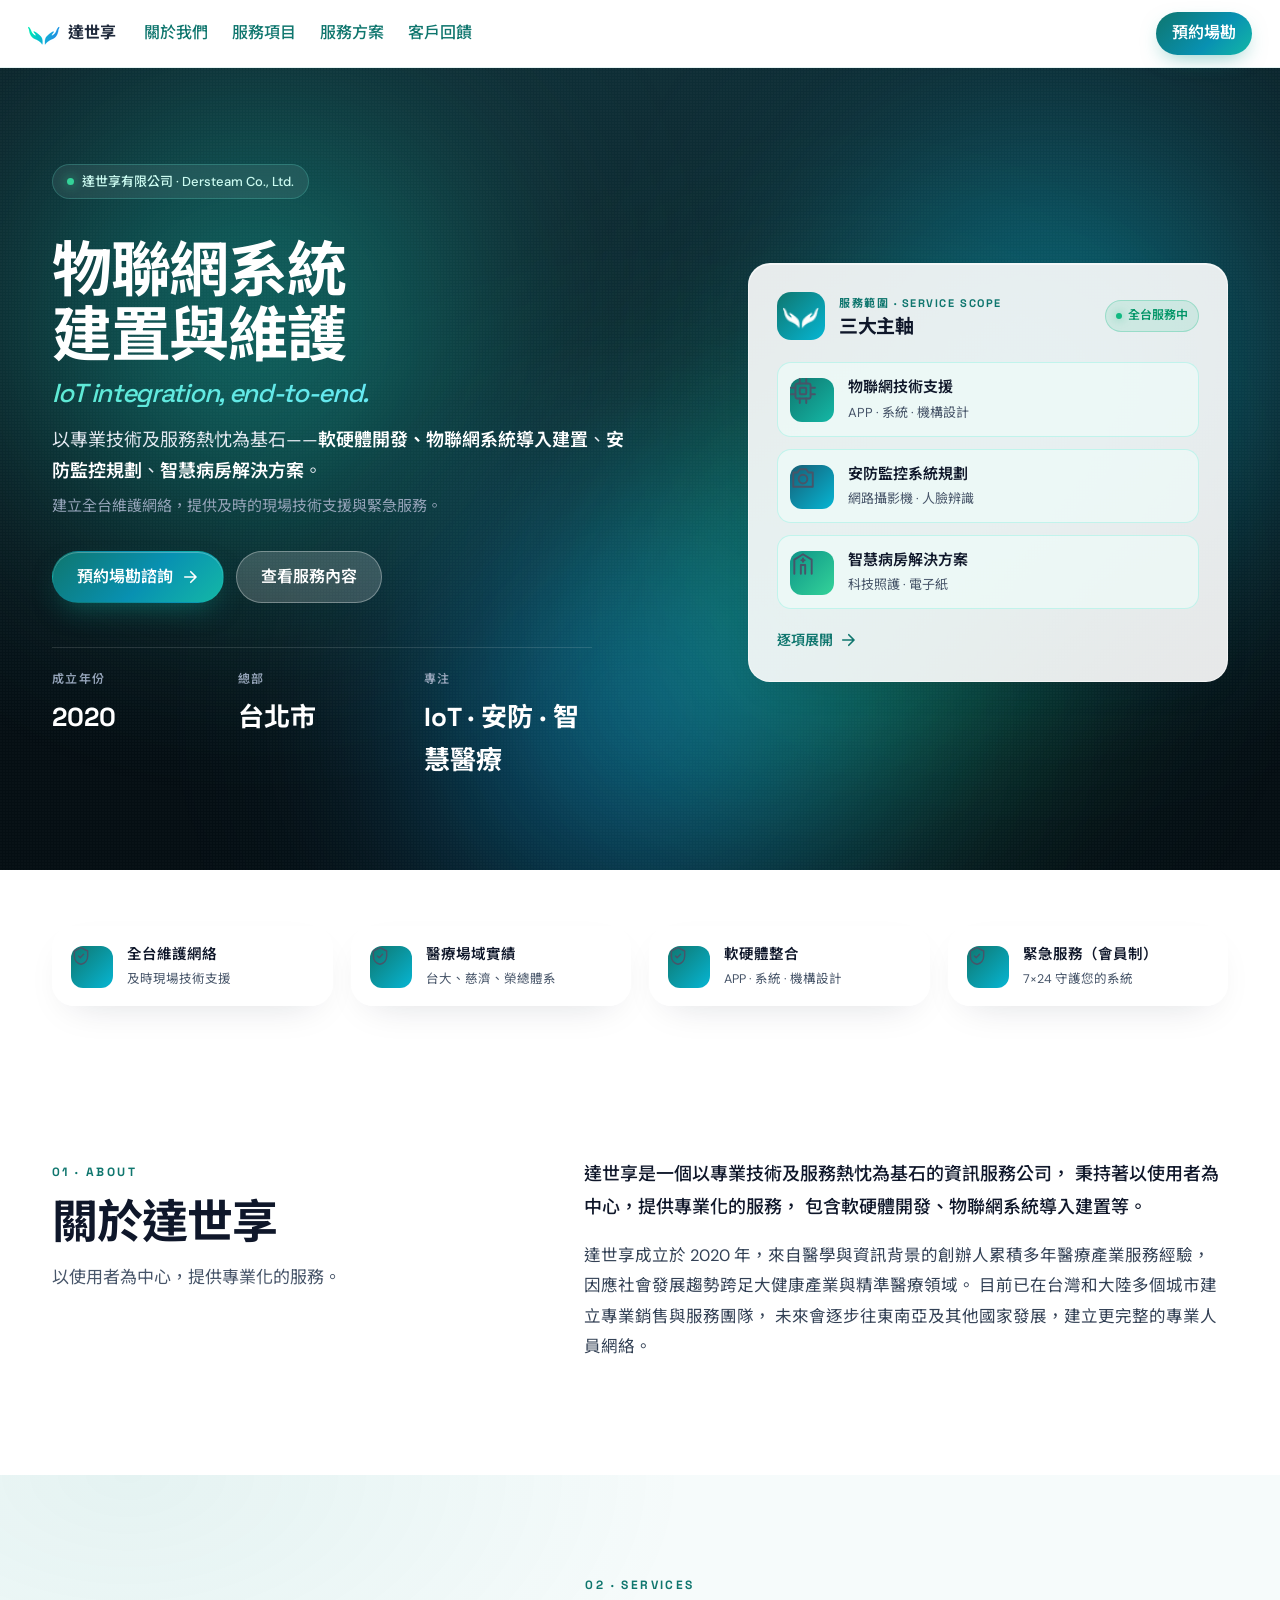
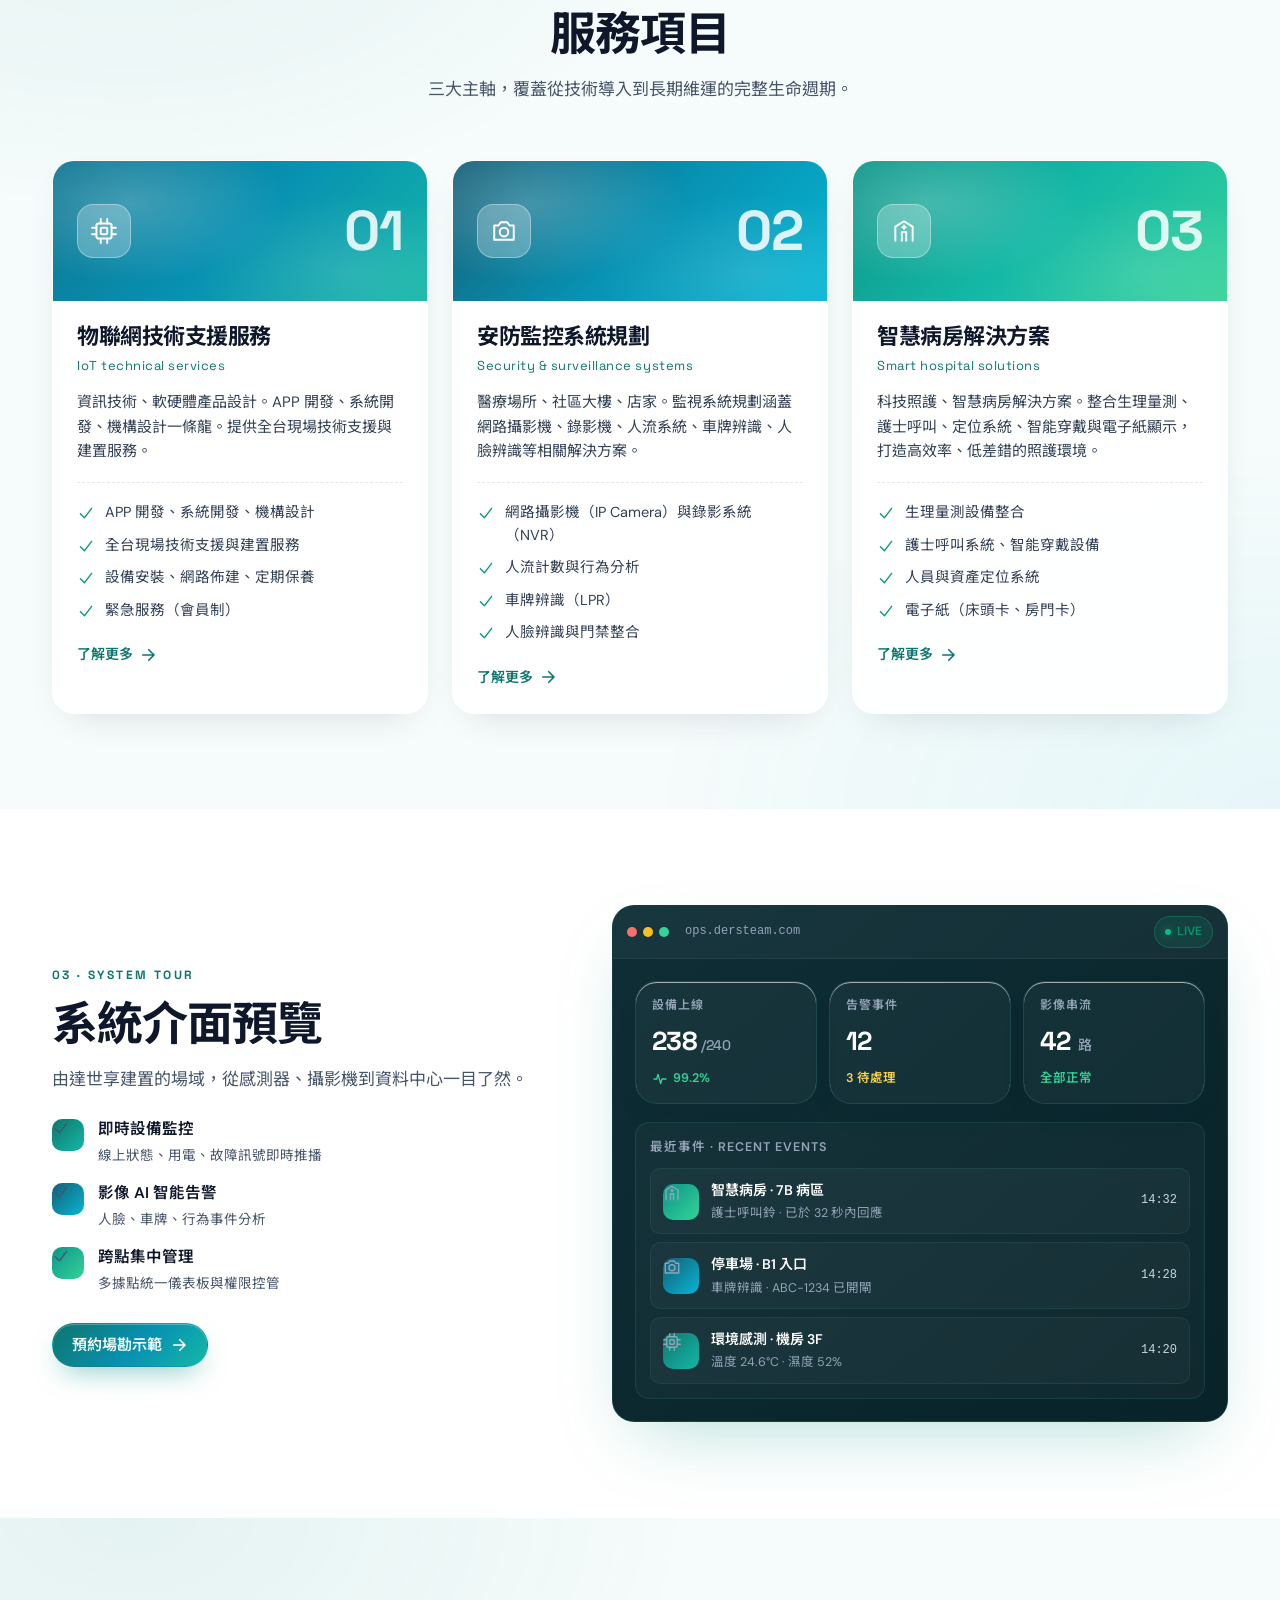
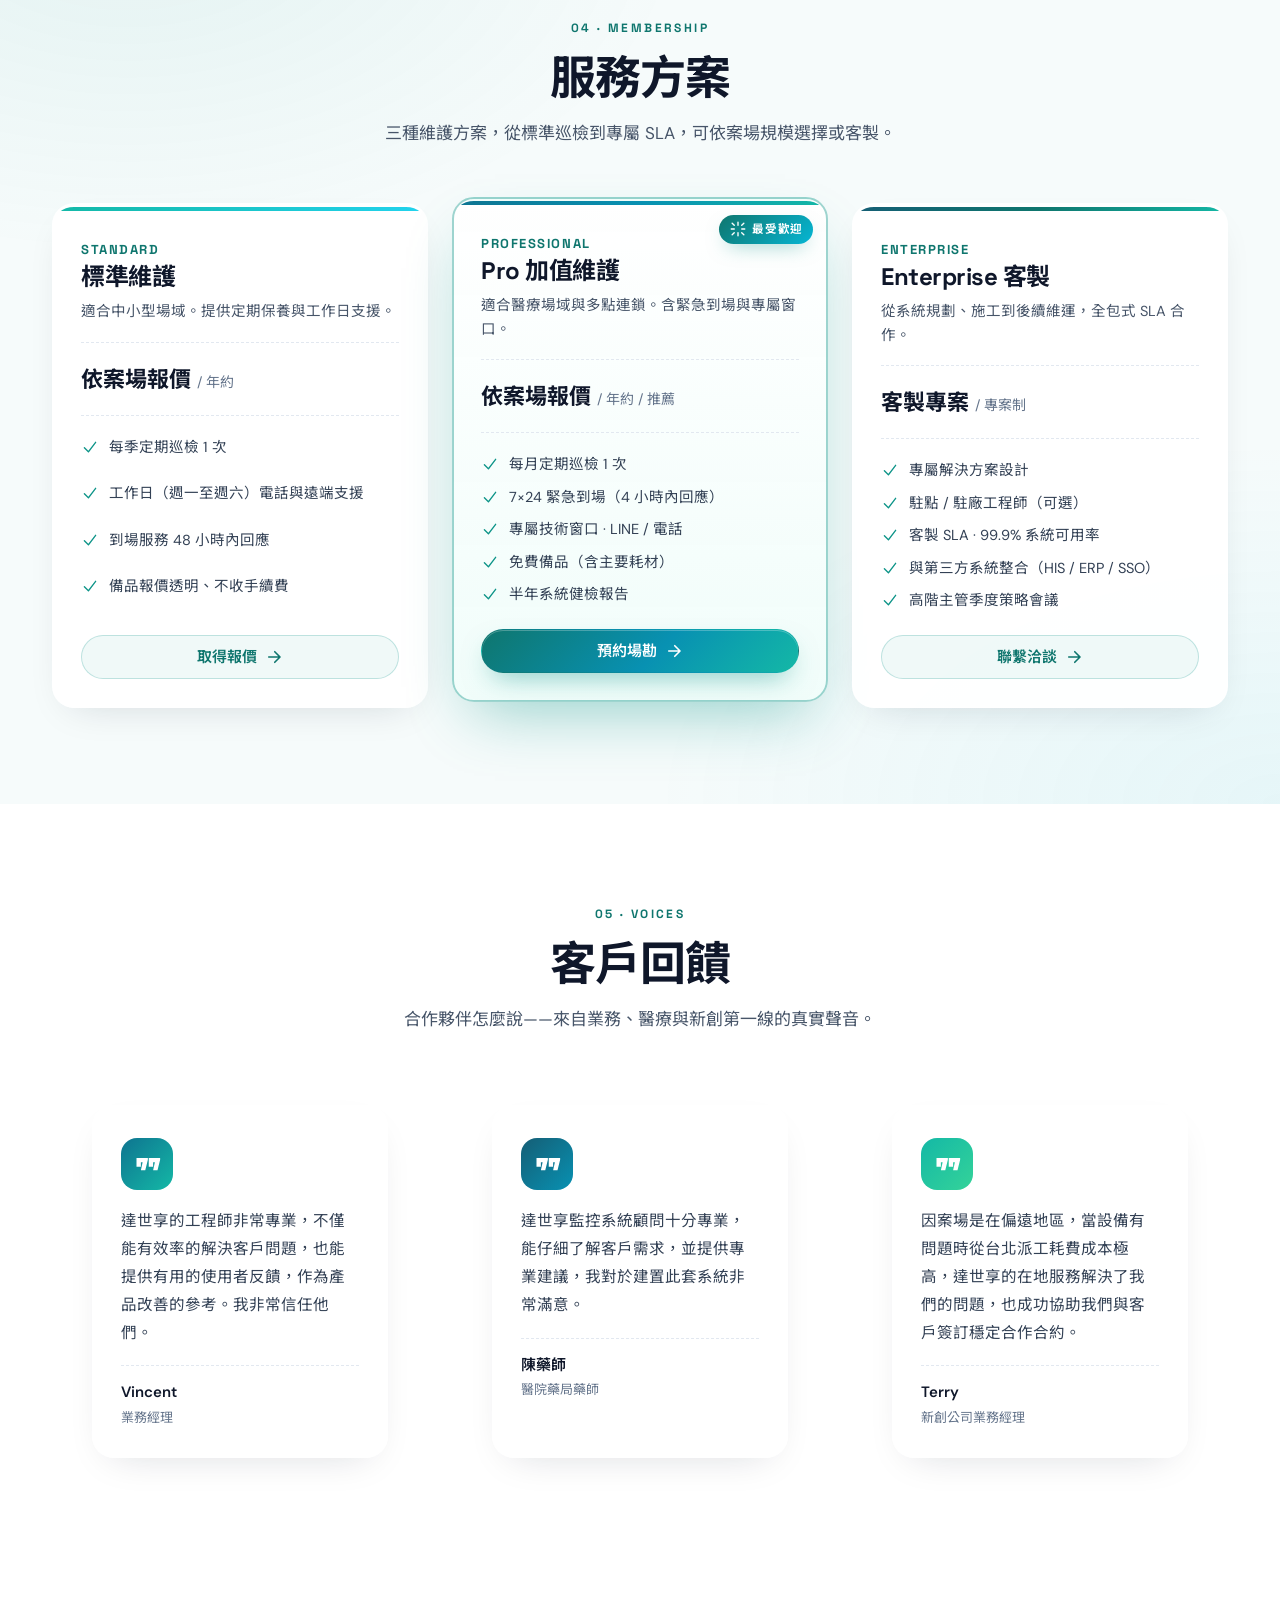
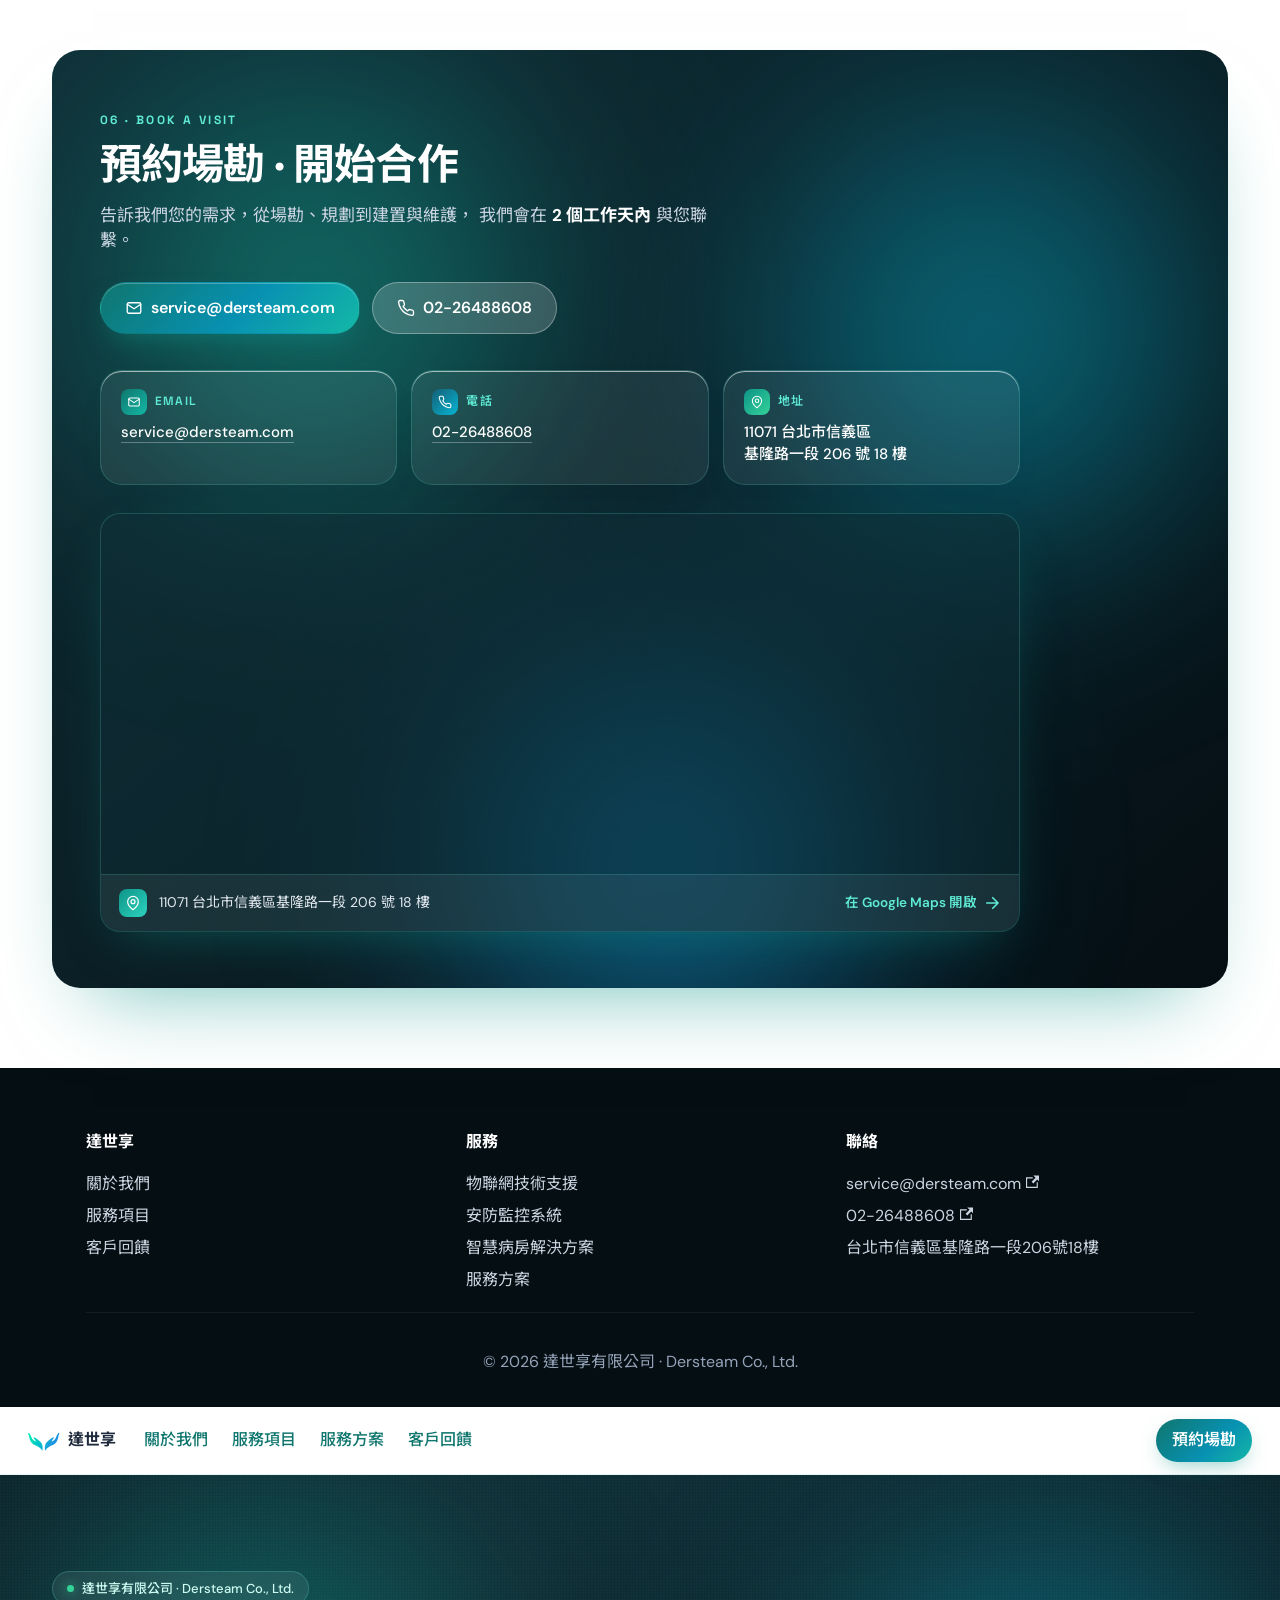
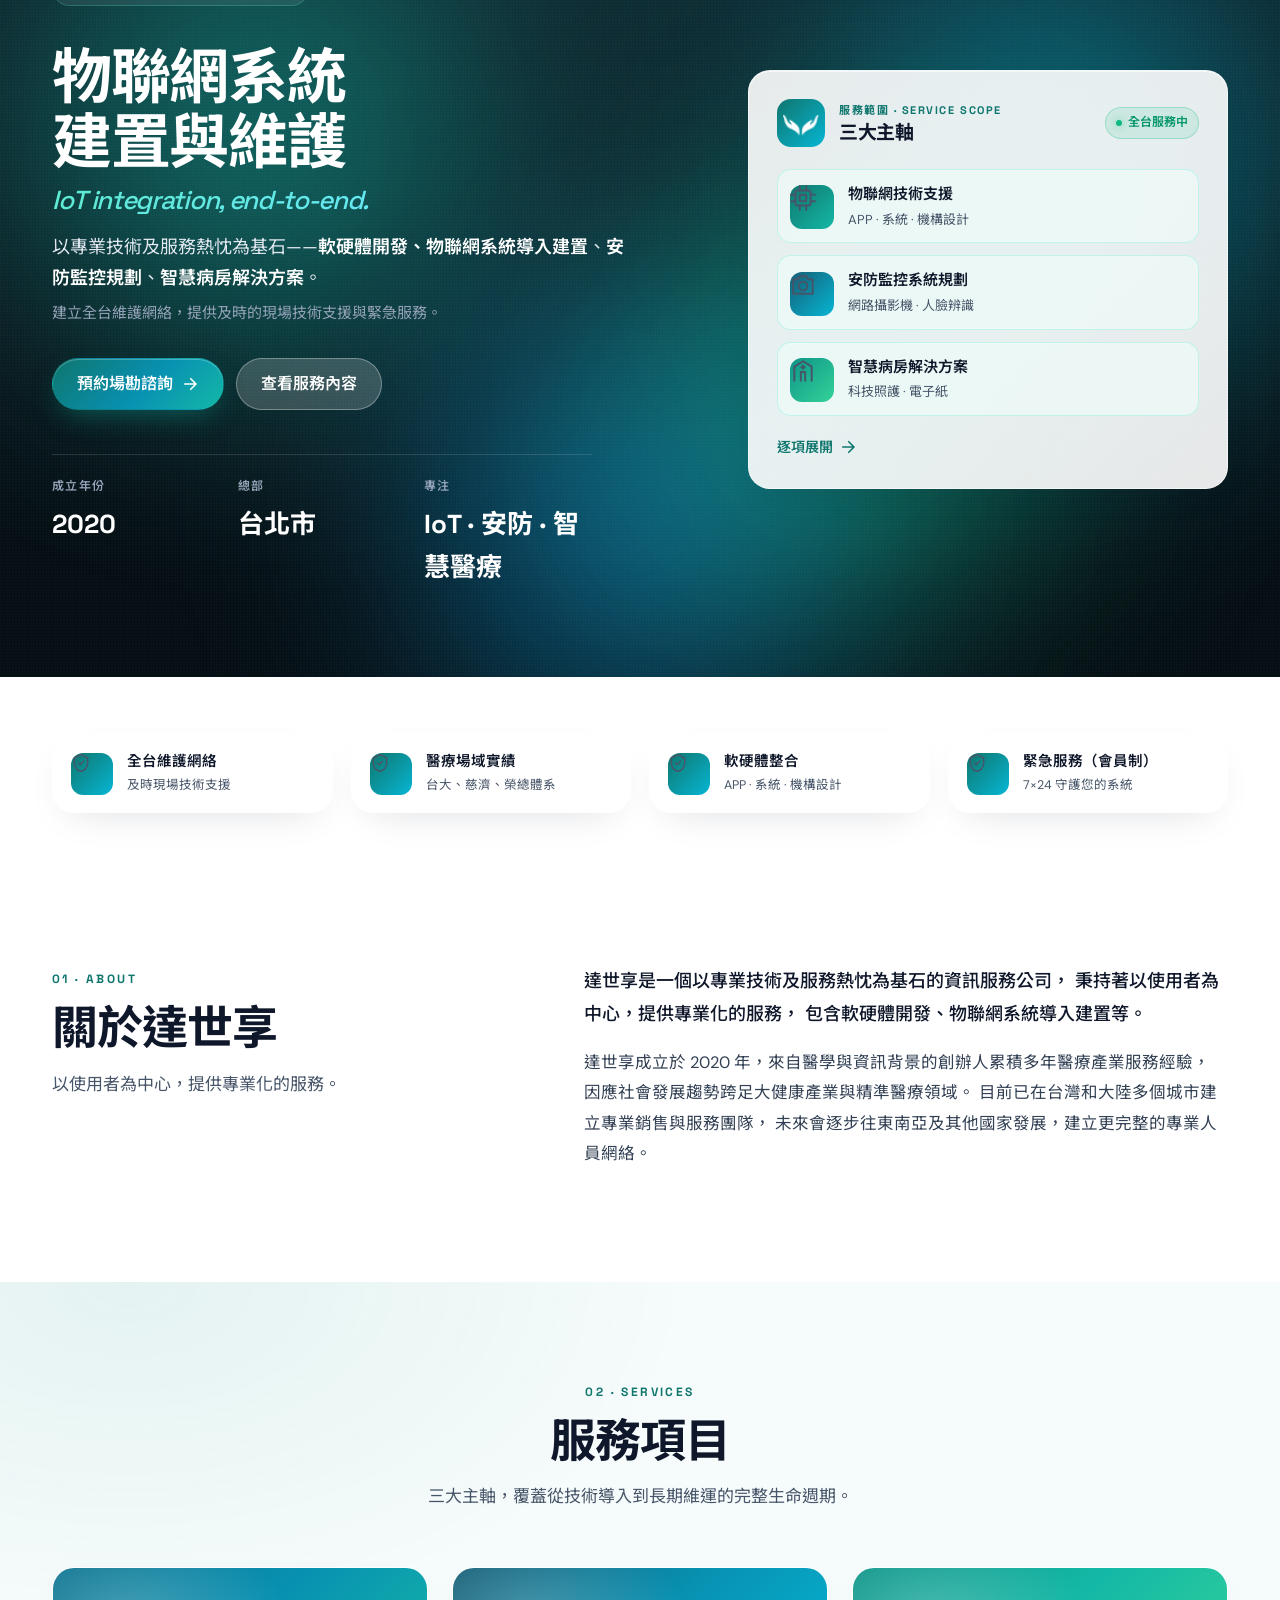
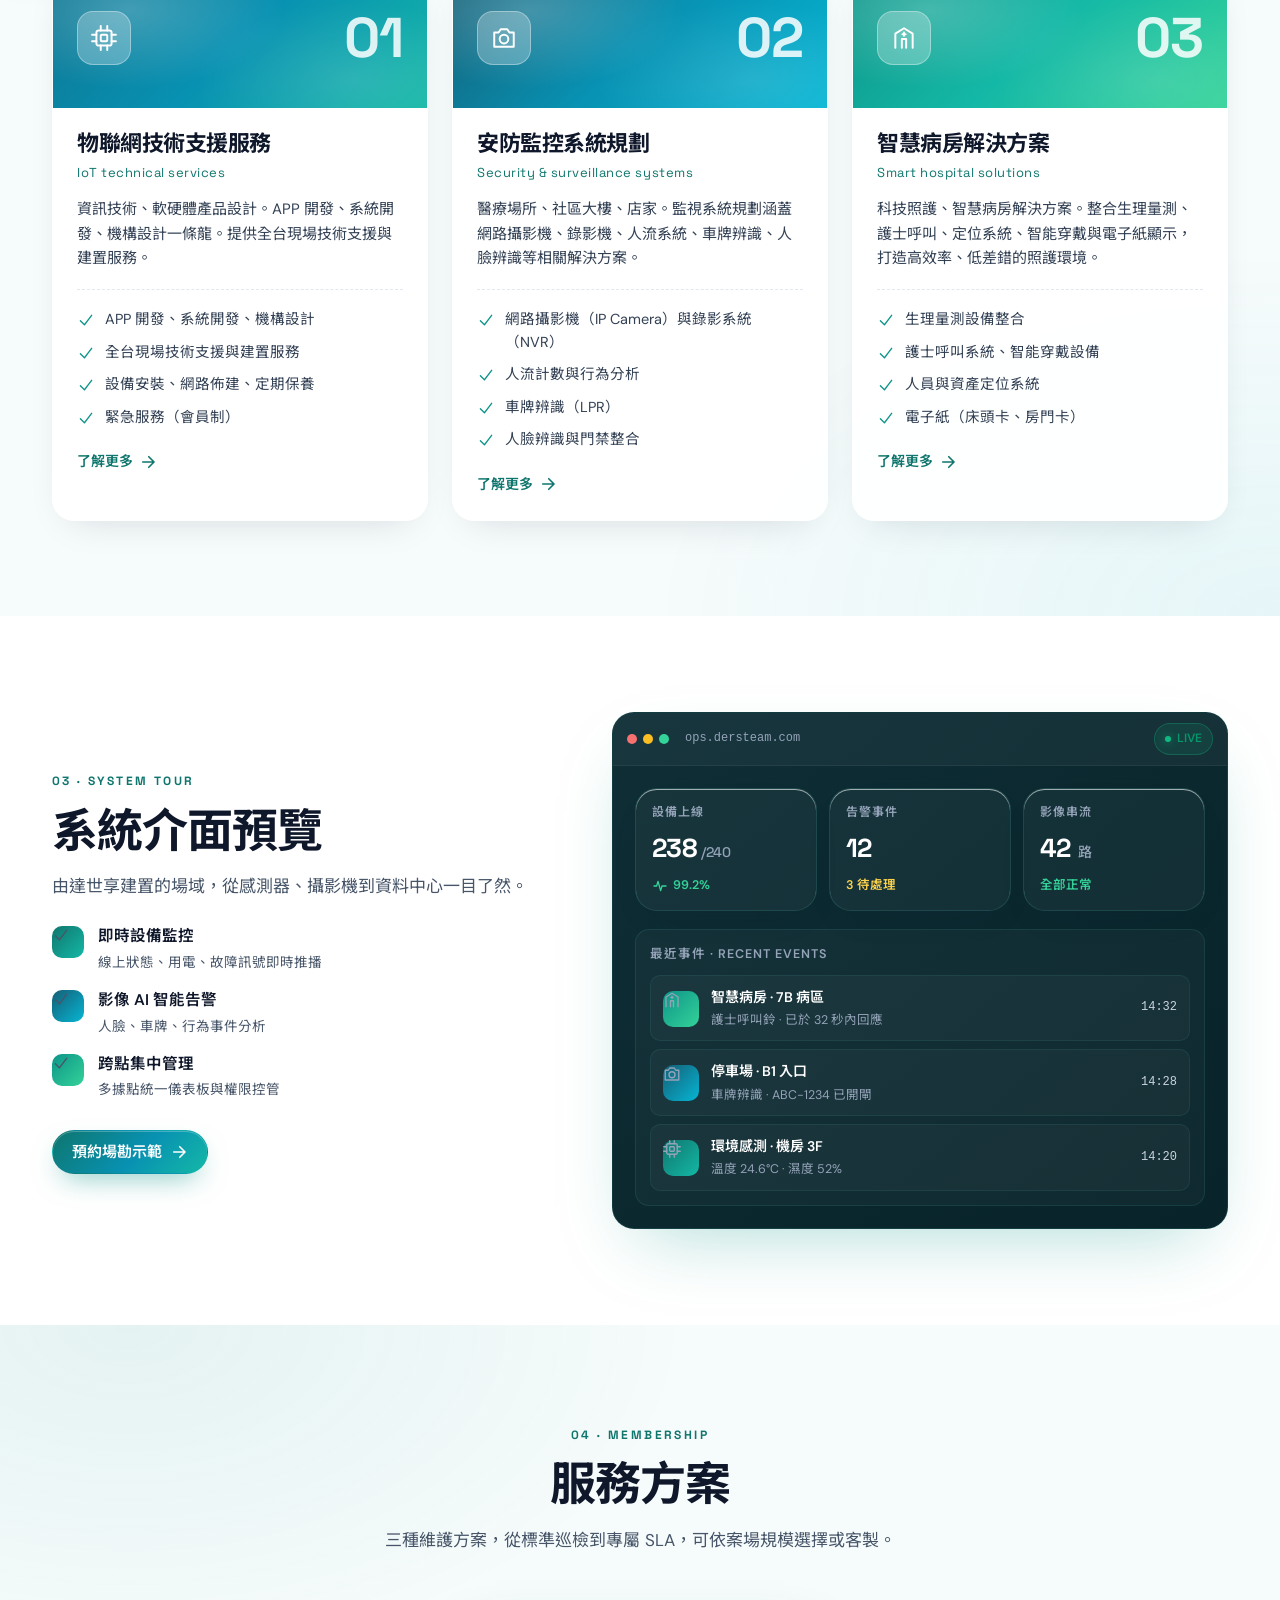
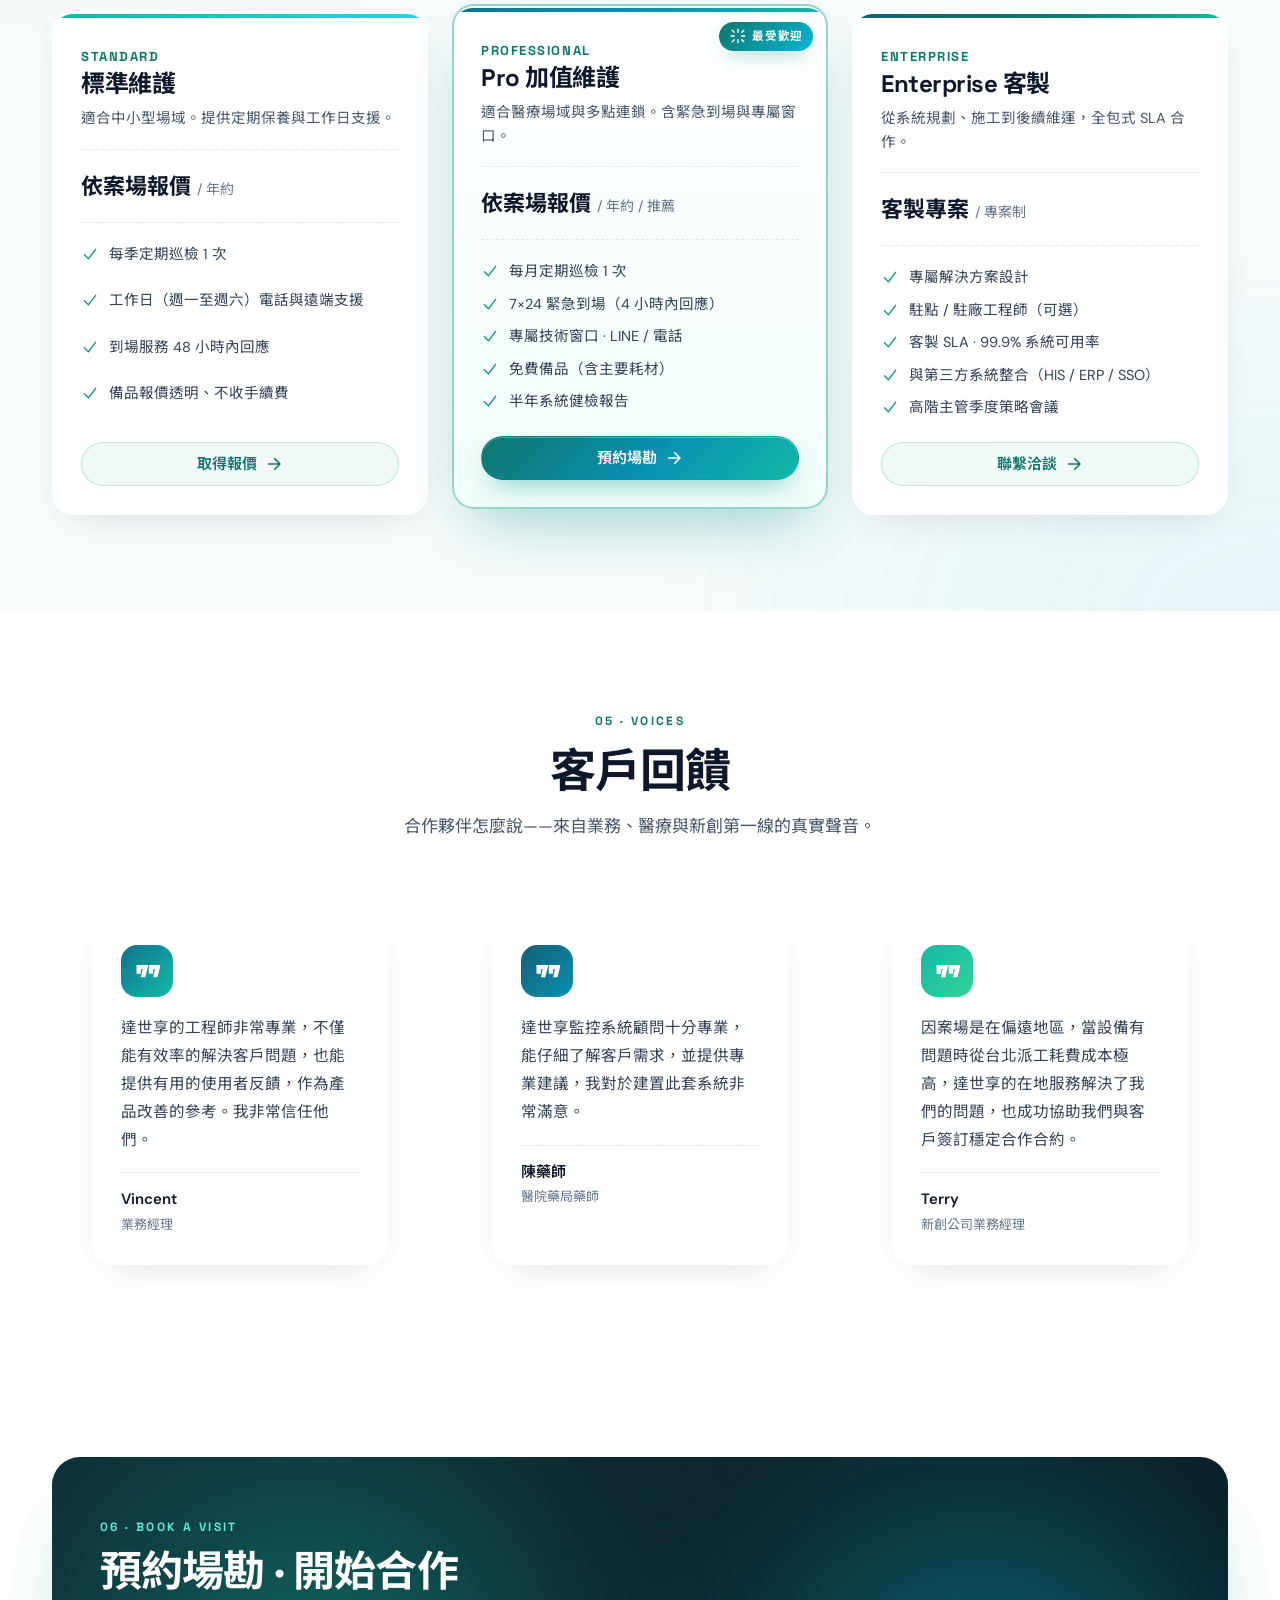
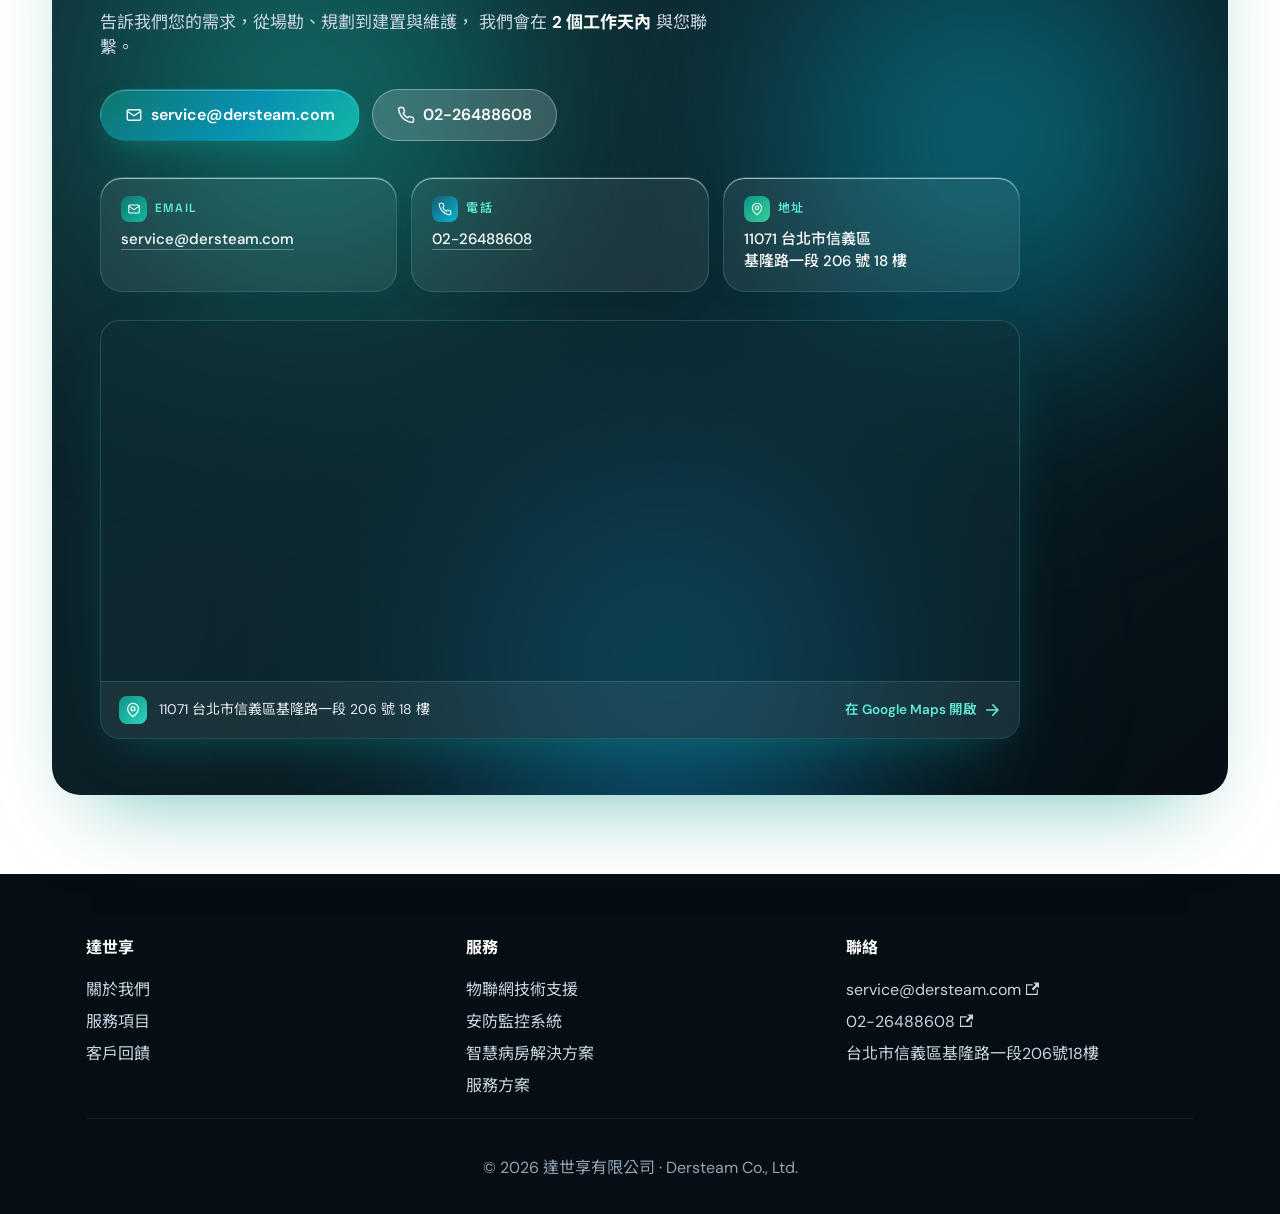
<file: index.html>
<!doctype html><html lang=zh-Hant dir=ltr class="plugin-pages plugin-id-default" data-has-hydrated=false><head><meta charset=UTF-8><meta name=generator content="Docusaurus v3.10.1"><title data-rh=true>達世享有限公司</title><meta data-rh=true name=viewport content="width=device-width, initial-scale=1.0"/><meta data-rh=true name=twitter:card content=summary_large_image /><meta data-rh=true property=og:image content=https://dersteam.github.io/assets/logo.png /><meta data-rh=true name=twitter:image content=https://dersteam.github.io/assets/logo.png /><meta data-rh=true property=og:url content=https://dersteam.github.io/ /><meta data-rh=true property=og:locale content=zh_Hant /><meta data-rh=true name=docusaurus_locale content=zh-Hant /><meta data-rh=true name=docusaurus_tag content=default /><meta data-rh=true name=docsearch:language content=zh-Hant /><meta data-rh=true name=docsearch:docusaurus_tag content=default /><meta data-rh=true property=og:title content=達世享有限公司 /><meta data-rh=true name=description content=達世享有限公司建立全台維護網絡，提供物聯網技術支援、安防監控系統規劃、智慧病房解決方案，包含設備安裝、網路佈建、定期保養與緊急服務。 /><meta data-rh=true property=og:description content=達世享有限公司建立全台維護網絡，提供物聯網技術支援、安防監控系統規劃、智慧病房解決方案，包含設備安裝、網路佈建、定期保養與緊急服務。 /><link data-rh=true rel=icon href=/assets/favicon.ico /><link data-rh=true rel=canonical href=https://dersteam.github.io/ /><link data-rh=true rel=alternate href=https://dersteam.github.io/ hreflang=zh-Hant /><link data-rh=true rel=alternate href=https://dersteam.github.io/ hreflang=x-default /><script data-rh=true>document.addEventListener("DOMContentLoaded",function(){void 0===window.docusaurus&&insertBanner()});function insertBanner(){var n=document.createElement("div");n.id="__docusaurus-base-url-issue-banner-container",n.innerHTML='\n<div id="__docusaurus-base-url-issue-banner" style="border: thick solid red; background-color: rgb(255, 230, 179); margin: 20px; padding: 20px; font-size: 20px;">\n   <p style="font-weight: bold; font-size: 30px;">Your Docusaurus site did not load properly.</p>\n   <p>A very common reason is a wrong site <a href="https://docusaurus.io/docs/docusaurus.config.js/#baseUrl" style="font-weight: bold;">baseUrl configuration</a>.</p>\n   <p>Current configured baseUrl = <span style="font-weight: bold; color: red;">/</span>  (default value)</p>\n   <p>We suggest trying baseUrl = <span id="__docusaurus-base-url-issue-banner-suggestion-container" style="font-weight: bold; color: green;"></span></p>\n</div>\n',document.body.prepend(n);var e=document.getElementById("__docusaurus-base-url-issue-banner-suggestion-container"),s=window.location.pathname;e.innerHTML="/"===s.substr(-1)?s:s+"/"}</script><script type=application/ld+json>{"@context":"https://schema.org","@graph":[{"@type":"WebSite","description":"物聯網系統建置與維護 · IoT integration & maintenance","name":"達世享有限公司","url":"https://dersteam.github.io"},{"@type":"Organization","logo":"https://dersteam.github.io/assets/logo.png","name":"達世享有限公司","url":"https://dersteam.github.io"},{"@type":"WebPage","name":"達世享有限公司","url":"https://dersteam.github.io"}]}</script><meta name=description content=達世享有限公司建立全台維護網絡，提供物聯網技術支援、安防監控系統規劃、智慧病房解決方案，包含設備安裝、網路佈建、定期保養與緊急服務。><meta property=og:title content="物聯網系統建置與維護 | 達世享有限公司 | 台北市"><meta property=og:description content=達世享有限公司建立全台維護網絡，提供物聯網技術支援、安防監控系統規劃、智慧病房解決方案。><meta property=og:type content=website><meta property=og:site_name content=達世享有限公司><link rel=icon type=image/png sizes=32x32 href=/assets/favicon-32.png><link rel=icon type=image/png sizes=192x192 href=/assets/favicon-192.png><link rel=apple-touch-icon sizes=180x180 href=/assets/apple-touch-icon.png><link rel=manifest href=/site.webmanifest><link rel=preconnect href=https://fonts.googleapis.com><link rel=preconnect href=https://fonts.gstatic.com crossorigin=anonymous><link rel=stylesheet href="https://fonts.googleapis.com/css2?family=DM+Sans:wght@400;500;600;700&family=Space+Grotesk:wght@400;500;600;700&family=Noto+Sans+TC:wght@400;500;600;700&display=swap"><script>!function(e,t){var o="https://app.chatwoot.com",n=e.createElement(t),a=e.getElementsByTagName(t)[0];n.src=o+"/packs/js/sdk.js",n.defer=!0,n.async=!0,a.parentNode.insertBefore(n,a),n.onload=function(){window.chatwootSDK.run({websiteToken:"cHU1HWijQGNqpTXXNYb52sbk",baseUrl:o,locale:"zh_TW"})}}(document,"script")</script><link rel=stylesheet href=/assets/css/styles.b81c0ee3.css /><script src=/assets/js/runtime~main.1209bf43.js defer></script><script src=/assets/js/main.e5193e6d.js defer></script></head><body><svg style="display: none;"><defs>
<symbol id=theme-svg-external-link viewBox="0 0 24 24"><path fill=currentColor d="M21 13v10h-21v-19h12v2h-10v15h17v-8h2zm3-12h-10.988l4.035 4-6.977 7.07 2.828 2.828 6.977-7.07 4.125 4.172v-11z"/></symbol>
</defs></svg>
<script>!function(){var t;document.documentElement.setAttribute("data-theme",t||"light"),document.documentElement.setAttribute("data-theme-choice",t||"light")}(),function(){try{for(var[t,e]of new URLSearchParams(window.location.search).entries())if(t.startsWith("docusaurus-data-")){var a=t.replace("docusaurus-data-","data-");document.documentElement.setAttribute(a,e)}}catch(t){}}()</script><div id=__docusaurus><link rel=preload as=image href=/assets/logo.png /><div role=region aria-label=跳至主要内容><a class=skipToContent_fXgn href=#__docusaurus_skipToContent_fallback>跳至主要内容</a></div><nav aria-label=主導航 class="theme-layout-navbar navbar navbar--fixed-top"><div class=navbar__inner><div class="theme-layout-navbar-left navbar__items"><button aria-label=切換導覽列 aria-expanded=false class="navbar__toggle clean-btn" type=button><svg width=30 height=30 viewBox="0 0 30 30" aria-hidden=true><path stroke=currentColor stroke-linecap=round stroke-miterlimit=10 stroke-width=2 d="M4 7h22M4 15h22M4 23h22"/></svg></button><a class=navbar__brand href=/><div class=navbar__logo><img src=/assets/logo.png alt=達世享有限公司 class="themedComponent_mlkZ themedComponent--light_NVdE" height=32 width=32 /><img src=/assets/logo.png alt=達世享有限公司 class="themedComponent_mlkZ themedComponent--dark_xIcU" height=32 width=32 /></div><b class="navbar__title text--truncate">達世享</b></a><a aria-current=page class="navbar__item navbar__link navbar__link--active" href=/#about>關於我們</a><a aria-current=page class="navbar__item navbar__link navbar__link--active" href=/#services>服務項目</a><a aria-current=page class="navbar__item navbar__link navbar__link--active" href=/#plans>服務方案</a><a aria-current=page class="navbar__item navbar__link navbar__link--active" href=/#testimonials>客戶回饋</a></div><div class="theme-layout-navbar-right navbar__items navbar__items--right"><a aria-current=page class="navbar__item navbar__link navbar-cta navbar__link--active" href=/#contact>預約場勘</a><div class=navbarSearchContainer_Bca1></div></div></div><div role=presentation class=navbar-sidebar__backdrop></div></nav><div id=__docusaurus_skipToContent_fallback class="theme-layout-main main-wrapper mainWrapper_z2l0"><div class=ds><section class=hero id=top><div class=vibrant-bg aria-hidden=true><div class="blob blob-1"></div><div class="blob blob-2"></div><div class="blob blob-3"></div><div class="blob blob-4"></div><div class=grain></div></div><div class="container hero-grid"><div class=hero-content><p class=eyebrow><span class=pulse-dot></span> 達世享有限公司 · Dersteam Co., Ltd.<h1 class=hero-title><span class=hero-title-zh>物聯網系統<br/>建置與維護</span><span class=hero-title-en>IoT integration, end-to-end.</span></h1><p class=hero-lede>以專業技術及服務熱忱為基石——<strong>軟硬體開發、物聯網系統導入建置</strong>、<strong>安防監控規劃</strong>、<strong>智慧病房解決方案</strong>。<p class=hero-sub>建立全台維護網絡，提供及時的現場技術支援與緊急服務。<div class=hero-cta><a href=#contact class="btn btn-primary btn-lg">預約場勘諮詢<svg viewBox="0 0 24 24" width=18 height=18 fill=none stroke=currentColor stroke-width=2.2 stroke-linecap=round stroke-linejoin=round aria-hidden=true><path d="M5 12h14M13 5l7 7-7 7"/></svg></a><a href=#services class="btn btn-glass btn-lg">查看服務內容</a></div><dl class=hero-stats aria-label=公司亮點><div><dt>成立年份<dd>2020</div><div><dt>總部<dd>台北市</div><div><dt>專注<dd>IoT · 安防 · 智慧醫療</div></dl></div><aside class=hero-glass aria-label=服務範圍速覽><div class="glass-card hero-glass-card"><div class=hero-glass-head><div class=hero-glass-logo><img src=/assets/logo.png alt="" /></div><div><p class=hero-glass-eyebrow>服務範圍 · Service scope<h2 class=hero-glass-title>三大主軸</h2></div><span class=badge-live><span class=badge-dot></span>全台服務中</span></div><ul class=hero-glass-list role=list><li><span class="hero-glass-ic ic-teal" aria-hidden=true><svg viewBox="0 0 24 24" width=26 height=26 fill=none stroke=currentColor stroke-width=1.8 stroke-linecap=round stroke-linejoin=round aria-hidden=true><rect x=5 y=5 width=14 height=14 rx=2 /><rect x=9 y=9 width=6 height=6 rx=1 /><path d="M9 1v4M15 1v4M9 19v4M15 19v4M1 9h4M1 15h4M19 9h4M19 15h4"/></svg></span><div><strong>物聯網技術支援</strong><span>APP · 系統 · 機構設計</span></div><li><span class="hero-glass-ic ic-deep" aria-hidden=true><svg viewBox="0 0 24 24" width=26 height=26 fill=none stroke=currentColor stroke-width=1.8 stroke-linecap=round stroke-linejoin=round aria-hidden=true><path d="M3 7h4l2-3h6l2 3h4v13H3z"/><circle cx=12 cy=13 r=4 /></svg></span><div><strong>安防監控系統規劃</strong><span>網路攝影機 · 人臉辨識</span></div><li><span class="hero-glass-ic ic-mint" aria-hidden=true><svg viewBox="0 0 24 24" width=26 height=26 fill=none stroke=currentColor stroke-width=1.8 stroke-linecap=round stroke-linejoin=round aria-hidden=true><path d="M4 21V8l8-5 8 5v13"/><path d="M10 21V13h4v8"/><path d="M12 7v3M10.5 8.5h3"/></svg></span><div><strong>智慧病房解決方案</strong><span>科技照護 · 電子紙</span></div></ul><a href=#services class=hero-glass-link>逐項展開 <svg viewBox="0 0 24 24" width=18 height=18 fill=none stroke=currentColor stroke-width=2.2 stroke-linecap=round stroke-linejoin=round aria-hidden=true><path d="M5 12h14M13 5l7 7-7 7"/></svg></a></div></aside></div></section><section class=trust-strip aria-label=信任憑證><div class=container><ul class=trust-grid role=list><li class="glass-card trust-item"><span class=trust-ic aria-hidden=true><svg viewBox="0 0 24 24" width=20 height=20 fill=none stroke=currentColor stroke-width=1.8 stroke-linecap=round stroke-linejoin=round aria-hidden=true><path d="M12 2 4 6v6c0 5 3.5 9 8 10 4.5-1 8-5 8-10V6l-8-4Z"/><path d="m9 12 2 2 4-4"/></svg></span><div><strong>全台維護網絡</strong><span>及時現場技術支援</span></div><li class="glass-card trust-item"><span class=trust-ic aria-hidden=true><svg viewBox="0 0 24 24" width=20 height=20 fill=none stroke=currentColor stroke-width=1.8 stroke-linecap=round stroke-linejoin=round aria-hidden=true><path d="M12 2 4 6v6c0 5 3.5 9 8 10 4.5-1 8-5 8-10V6l-8-4Z"/><path d="m9 12 2 2 4-4"/></svg></span><div><strong>醫療場域實績</strong><span>台大、慈濟、榮總體系</span></div><li class="glass-card trust-item"><span class=trust-ic aria-hidden=true><svg viewBox="0 0 24 24" width=20 height=20 fill=none stroke=currentColor stroke-width=1.8 stroke-linecap=round stroke-linejoin=round aria-hidden=true><path d="M12 2 4 6v6c0 5 3.5 9 8 10 4.5-1 8-5 8-10V6l-8-4Z"/><path d="m9 12 2 2 4-4"/></svg></span><div><strong>軟硬體整合</strong><span>APP · 系統 · 機構設計</span></div><li class="glass-card trust-item"><span class=trust-ic aria-hidden=true><svg viewBox="0 0 24 24" width=20 height=20 fill=none stroke=currentColor stroke-width=1.8 stroke-linecap=round stroke-linejoin=round aria-hidden=true><path d="M12 2 4 6v6c0 5 3.5 9 8 10 4.5-1 8-5 8-10V6l-8-4Z"/><path d="m9 12 2 2 4-4"/></svg></span><div><strong>緊急服務（會員制）</strong><span>7×24 守護您的系統</span></div></ul></div></section><section class=section id=about aria-labelledby=about-title><div class="container about-grid"><header class=about-head><p class=section-eyebrow>01 · About<h2 id=about-title class=section-title>關於達世享</h2><p class=section-sub>以使用者為中心，提供專業化的服務。</header><div class=about-body><p class=lead>達世享是一個以專業技術及服務熱忱為基石的資訊服務公司， 秉持著以使用者為中心，提供專業化的服務， 包含軟硬體開發、物聯網系統導入建置等。<p>達世享成立於 2020 年，來自醫學與資訊背景的創辦人累積多年醫療產業服務經驗， 因應社會發展趨勢跨足大健康產業與精準醫療領域。 目前已在台灣和大陸多個城市建立專業銷售與服務團隊， 未來會逐步往東南亞及其他國家發展，建立更完整的專業人員網絡。</div></div></section><section class="section section-alt" id=services aria-labelledby=svc-title><div class=container><header class="section-header section-header-center"><p class=section-eyebrow>02 · Services<h2 id=svc-title class=section-title>服務項目</h2><p class=section-sub>三大主軸，覆蓋從技術導入到長期維運的完整生命週期。</header><div class=svc-grid><article class="glass-card svc-card reveal-up" style="--accent:linear-gradient(135deg, #0E7490 0%, #0891B2 50%, #14B8A6 100%);--reveal-delay:0ms"><div class=svc-tile aria-hidden=true><span class="svc-tile-ic ic-teal"><svg viewBox="0 0 24 24" width=26 height=26 fill=none stroke=currentColor stroke-width=1.8 stroke-linecap=round stroke-linejoin=round aria-hidden=true><rect x=5 y=5 width=14 height=14 rx=2 /><rect x=9 y=9 width=6 height=6 rx=1 /><path d="M9 1v4M15 1v4M9 19v4M15 19v4M1 9h4M1 15h4M19 9h4M19 15h4"/></svg></span><span class=svc-tile-num>01</span></div><h3 class=svc-title>物聯網技術支援服務</h3><p class=svc-en>IoT technical services<p class=svc-desc>資訊技術、軟硬體產品設計。APP 開發、系統開發、機構設計一條龍。提供全台現場技術支援與建置服務。<ul class=svc-bullets role=list><li><svg viewBox="0 0 20 20" width=18 height=18 fill=currentColor aria-hidden=true><path fill-rule=evenodd d="M16.7 4.15a.75.75 0 0 1 .15 1.05l-8 10.5a.75.75 0 0 1-1.13.08L3.22 11.3a.75.75 0 0 1 1.06-1.06l3.9 3.89 7.48-9.82a.75.75 0 0 1 1.05-.15Z" clip-rule=evenodd /></svg>APP 開發、系統開發、機構設計<li><svg viewBox="0 0 20 20" width=18 height=18 fill=currentColor aria-hidden=true><path fill-rule=evenodd d="M16.7 4.15a.75.75 0 0 1 .15 1.05l-8 10.5a.75.75 0 0 1-1.13.08L3.22 11.3a.75.75 0 0 1 1.06-1.06l3.9 3.89 7.48-9.82a.75.75 0 0 1 1.05-.15Z" clip-rule=evenodd /></svg>全台現場技術支援與建置服務<li><svg viewBox="0 0 20 20" width=18 height=18 fill=currentColor aria-hidden=true><path fill-rule=evenodd d="M16.7 4.15a.75.75 0 0 1 .15 1.05l-8 10.5a.75.75 0 0 1-1.13.08L3.22 11.3a.75.75 0 0 1 1.06-1.06l3.9 3.89 7.48-9.82a.75.75 0 0 1 1.05-.15Z" clip-rule=evenodd /></svg>設備安裝、網路佈建、定期保養<li><svg viewBox="0 0 20 20" width=18 height=18 fill=currentColor aria-hidden=true><path fill-rule=evenodd d="M16.7 4.15a.75.75 0 0 1 .15 1.05l-8 10.5a.75.75 0 0 1-1.13.08L3.22 11.3a.75.75 0 0 1 1.06-1.06l3.9 3.89 7.48-9.82a.75.75 0 0 1 1.05-.15Z" clip-rule=evenodd /></svg>緊急服務（會員制）</ul><a href=#contact class=svc-cta>了解更多 <svg viewBox="0 0 24 24" width=18 height=18 fill=none stroke=currentColor stroke-width=2.2 stroke-linecap=round stroke-linejoin=round aria-hidden=true><path d="M5 12h14M13 5l7 7-7 7"/></svg></a></article><article class="glass-card svc-card reveal-up" style="--accent:linear-gradient(135deg, #155E75 0%, #0891B2 50%, #06B6D4 100%);--reveal-delay:100ms"><div class=svc-tile aria-hidden=true><span class="svc-tile-ic ic-deep"><svg viewBox="0 0 24 24" width=26 height=26 fill=none stroke=currentColor stroke-width=1.8 stroke-linecap=round stroke-linejoin=round aria-hidden=true><path d="M3 7h4l2-3h6l2 3h4v13H3z"/><circle cx=12 cy=13 r=4 /></svg></span><span class=svc-tile-num>02</span></div><h3 class=svc-title>安防監控系統規劃</h3><p class=svc-en>Security & surveillance systems<p class=svc-desc>醫療場所、社區大樓、店家。監視系統規劃涵蓋網路攝影機、錄影機、人流系統、車牌辨識、人臉辨識等相關解決方案。<ul class=svc-bullets role=list><li><svg viewBox="0 0 20 20" width=18 height=18 fill=currentColor aria-hidden=true><path fill-rule=evenodd d="M16.7 4.15a.75.75 0 0 1 .15 1.05l-8 10.5a.75.75 0 0 1-1.13.08L3.22 11.3a.75.75 0 0 1 1.06-1.06l3.9 3.89 7.48-9.82a.75.75 0 0 1 1.05-.15Z" clip-rule=evenodd /></svg>網路攝影機（IP Camera）與錄影系統（NVR）<li><svg viewBox="0 0 20 20" width=18 height=18 fill=currentColor aria-hidden=true><path fill-rule=evenodd d="M16.7 4.15a.75.75 0 0 1 .15 1.05l-8 10.5a.75.75 0 0 1-1.13.08L3.22 11.3a.75.75 0 0 1 1.06-1.06l3.9 3.89 7.48-9.82a.75.75 0 0 1 1.05-.15Z" clip-rule=evenodd /></svg>人流計數與行為分析<li><svg viewBox="0 0 20 20" width=18 height=18 fill=currentColor aria-hidden=true><path fill-rule=evenodd d="M16.7 4.15a.75.75 0 0 1 .15 1.05l-8 10.5a.75.75 0 0 1-1.13.08L3.22 11.3a.75.75 0 0 1 1.06-1.06l3.9 3.89 7.48-9.82a.75.75 0 0 1 1.05-.15Z" clip-rule=evenodd /></svg>車牌辨識（LPR）<li><svg viewBox="0 0 20 20" width=18 height=18 fill=currentColor aria-hidden=true><path fill-rule=evenodd d="M16.7 4.15a.75.75 0 0 1 .15 1.05l-8 10.5a.75.75 0 0 1-1.13.08L3.22 11.3a.75.75 0 0 1 1.06-1.06l3.9 3.89 7.48-9.82a.75.75 0 0 1 1.05-.15Z" clip-rule=evenodd /></svg>人臉辨識與門禁整合</ul><a href=#contact class=svc-cta>了解更多 <svg viewBox="0 0 24 24" width=18 height=18 fill=none stroke=currentColor stroke-width=2.2 stroke-linecap=round stroke-linejoin=round aria-hidden=true><path d="M5 12h14M13 5l7 7-7 7"/></svg></a></article><article class="glass-card svc-card reveal-up" style="--accent:linear-gradient(135deg, #0D9488 0%, #14B8A6 50%, #34D399 100%);--reveal-delay:200ms"><div class=svc-tile aria-hidden=true><span class="svc-tile-ic ic-mint"><svg viewBox="0 0 24 24" width=26 height=26 fill=none stroke=currentColor stroke-width=1.8 stroke-linecap=round stroke-linejoin=round aria-hidden=true><path d="M4 21V8l8-5 8 5v13"/><path d="M10 21V13h4v8"/><path d="M12 7v3M10.5 8.5h3"/></svg></span><span class=svc-tile-num>03</span></div><h3 class=svc-title>智慧病房解決方案</h3><p class=svc-en>Smart hospital solutions<p class=svc-desc>科技照護、智慧病房解決方案。整合生理量測、護士呼叫、定位系統、智能穿戴與電子紙顯示，打造高效率、低差錯的照護環境。<ul class=svc-bullets role=list><li><svg viewBox="0 0 20 20" width=18 height=18 fill=currentColor aria-hidden=true><path fill-rule=evenodd d="M16.7 4.15a.75.75 0 0 1 .15 1.05l-8 10.5a.75.75 0 0 1-1.13.08L3.22 11.3a.75.75 0 0 1 1.06-1.06l3.9 3.89 7.48-9.82a.75.75 0 0 1 1.05-.15Z" clip-rule=evenodd /></svg>生理量測設備整合<li><svg viewBox="0 0 20 20" width=18 height=18 fill=currentColor aria-hidden=true><path fill-rule=evenodd d="M16.7 4.15a.75.75 0 0 1 .15 1.05l-8 10.5a.75.75 0 0 1-1.13.08L3.22 11.3a.75.75 0 0 1 1.06-1.06l3.9 3.89 7.48-9.82a.75.75 0 0 1 1.05-.15Z" clip-rule=evenodd /></svg>護士呼叫系統、智能穿戴設備<li><svg viewBox="0 0 20 20" width=18 height=18 fill=currentColor aria-hidden=true><path fill-rule=evenodd d="M16.7 4.15a.75.75 0 0 1 .15 1.05l-8 10.5a.75.75 0 0 1-1.13.08L3.22 11.3a.75.75 0 0 1 1.06-1.06l3.9 3.89 7.48-9.82a.75.75 0 0 1 1.05-.15Z" clip-rule=evenodd /></svg>人員與資產定位系統<li><svg viewBox="0 0 20 20" width=18 height=18 fill=currentColor aria-hidden=true><path fill-rule=evenodd d="M16.7 4.15a.75.75 0 0 1 .15 1.05l-8 10.5a.75.75 0 0 1-1.13.08L3.22 11.3a.75.75 0 0 1 1.06-1.06l3.9 3.89 7.48-9.82a.75.75 0 0 1 1.05-.15Z" clip-rule=evenodd /></svg>電子紙（床頭卡、房門卡）</ul><a href=#contact class=svc-cta>了解更多 <svg viewBox="0 0 24 24" width=18 height=18 fill=none stroke=currentColor stroke-width=2.2 stroke-linecap=round stroke-linejoin=round aria-hidden=true><path d="M5 12h14M13 5l7 7-7 7"/></svg></a></article></div></div></section><section class=section id=tour aria-labelledby=tour-title><div class="container tour-grid"><header class=tour-intro><p class=section-eyebrow>03 · System Tour<h2 id=tour-title class=section-title>系統介面預覽</h2><p class=section-sub>由達世享建置的場域，從感測器、攝影機到資料中心一目了然。<ul class=tour-points role=list><li><span class="tour-point-ic ic-teal" aria-hidden=true><svg viewBox="0 0 20 20" width=18 height=18 fill=currentColor aria-hidden=true><path fill-rule=evenodd d="M16.7 4.15a.75.75 0 0 1 .15 1.05l-8 10.5a.75.75 0 0 1-1.13.08L3.22 11.3a.75.75 0 0 1 1.06-1.06l3.9 3.89 7.48-9.82a.75.75 0 0 1 1.05-.15Z" clip-rule=evenodd /></svg></span><div><strong>即時設備監控</strong><span>線上狀態、用電、故障訊號即時推播</span></div><li><span class="tour-point-ic ic-deep" aria-hidden=true><svg viewBox="0 0 20 20" width=18 height=18 fill=currentColor aria-hidden=true><path fill-rule=evenodd d="M16.7 4.15a.75.75 0 0 1 .15 1.05l-8 10.5a.75.75 0 0 1-1.13.08L3.22 11.3a.75.75 0 0 1 1.06-1.06l3.9 3.89 7.48-9.82a.75.75 0 0 1 1.05-.15Z" clip-rule=evenodd /></svg></span><div><strong>影像 AI 智能告警</strong><span>人臉、車牌、行為事件分析</span></div><li><span class="tour-point-ic ic-mint" aria-hidden=true><svg viewBox="0 0 20 20" width=18 height=18 fill=currentColor aria-hidden=true><path fill-rule=evenodd d="M16.7 4.15a.75.75 0 0 1 .15 1.05l-8 10.5a.75.75 0 0 1-1.13.08L3.22 11.3a.75.75 0 0 1 1.06-1.06l3.9 3.89 7.48-9.82a.75.75 0 0 1 1.05-.15Z" clip-rule=evenodd /></svg></span><div><strong>跨點集中管理</strong><span>多據點統一儀表板與權限控管</span></div></ul><a href=#contact class="btn btn-primary">預約場勘示範 <svg viewBox="0 0 24 24" width=18 height=18 fill=none stroke=currentColor stroke-width=2.2 stroke-linecap=round stroke-linejoin=round aria-hidden=true><path d="M5 12h14M13 5l7 7-7 7"/></svg></a></header><div class="tour-mock reveal-zoom" aria-label=案場儀表板介面預覽><div class=tour-mock-bar aria-hidden=true><span class="bm-dot bm-dot-red"></span><span class="bm-dot bm-dot-yellow"></span><span class="bm-dot bm-dot-green"></span><span class=bm-title>ops.dersteam.com</span><span class="badge-live badge-live-inline"><span class=badge-dot></span>LIVE</span></div><div class=tour-mock-body><div class=tour-mock-row><div class="glass-card tour-stat" aria-label=今日上線設備><span class=tour-stat-label>設備上線</span><span class=tour-stat-val>238<small>/240</small></span><span class="tour-stat-trend tour-trend-up"><svg viewBox="0 0 24 24" width=16 height=16 fill=none stroke=currentColor stroke-width=2 stroke-linecap=round stroke-linejoin=round aria-hidden=true><path d="M3 12h4l2-7 4 14 2-7h6"/></svg> 99.2%</span></div><div class="glass-card tour-stat" aria-label=今日告警數><span class=tour-stat-label>告警事件</span><span class=tour-stat-val>12</span><span class="tour-stat-trend tour-trend-warm">3 待處理</span></div><div class="glass-card tour-stat" aria-label=跨點影像><span class=tour-stat-label>影像串流</span><span class=tour-stat-val>42<small> 路</small></span><span class="tour-stat-trend tour-trend-up">全部正常</span></div></div><div class=tour-mock-list aria-label=最近事件清單><p class=tour-mock-list-title>最近事件 · Recent events<ul role=list><li><span class="event-ic ic-mint" aria-hidden=true><svg viewBox="0 0 24 24" width=26 height=26 fill=none stroke=currentColor stroke-width=1.8 stroke-linecap=round stroke-linejoin=round aria-hidden=true><path d="M4 21V8l8-5 8 5v13"/><path d="M10 21V13h4v8"/><path d="M12 7v3M10.5 8.5h3"/></svg></span><div><strong>智慧病房 · 7B 病區</strong><span>護士呼叫鈴 · 已於 32 秒內回應</span></div><time>14:32</time><li><span class="event-ic ic-deep" aria-hidden=true><svg viewBox="0 0 24 24" width=26 height=26 fill=none stroke=currentColor stroke-width=1.8 stroke-linecap=round stroke-linejoin=round aria-hidden=true><path d="M3 7h4l2-3h6l2 3h4v13H3z"/><circle cx=12 cy=13 r=4 /></svg></span><div><strong>停車場 · B1 入口</strong><span>車牌辨識 · ABC-1234 已開閘</span></div><time>14:28</time><li><span class="event-ic ic-teal" aria-hidden=true><svg viewBox="0 0 24 24" width=26 height=26 fill=none stroke=currentColor stroke-width=1.8 stroke-linecap=round stroke-linejoin=round aria-hidden=true><rect x=5 y=5 width=14 height=14 rx=2 /><rect x=9 y=9 width=6 height=6 rx=1 /><path d="M9 1v4M15 1v4M9 19v4M15 19v4M1 9h4M1 15h4M19 9h4M19 15h4"/></svg></span><div><strong>環境感測 · 機房 3F</strong><span>溫度 24.6°C · 濕度 52%</span></div><time>14:20</time></ul></div></div></div></div></section><section class="section section-alt" id=plans aria-labelledby=plans-title><div class=container><header class="section-header section-header-center"><p class=section-eyebrow>04 · Membership<h2 id=plans-title class=section-title>服務方案</h2><p class=section-sub>三種維護方案，從標準巡檢到專屬 SLA，可依案場規模選擇或客製。</header><div class=plan-grid><article class="glass-card plan-card reveal-up " style="--accent:linear-gradient(135deg, #14B8A6, #22D3EE);--reveal-delay:0ms"><p class=plan-en>Standard<h3 class=plan-name>標準維護</h3><p class=plan-desc>適合中小型場域。提供定期保養與工作日支援。<p class=plan-price><span class=plan-price-main>依案場報價</span><span class=plan-price-unit>/ <!-- -->年約</span><ul class=plan-features role=list><li><svg viewBox="0 0 20 20" width=18 height=18 fill=currentColor aria-hidden=true><path fill-rule=evenodd d="M16.7 4.15a.75.75 0 0 1 .15 1.05l-8 10.5a.75.75 0 0 1-1.13.08L3.22 11.3a.75.75 0 0 1 1.06-1.06l3.9 3.89 7.48-9.82a.75.75 0 0 1 1.05-.15Z" clip-rule=evenodd /></svg>每季定期巡檢 1 次<li><svg viewBox="0 0 20 20" width=18 height=18 fill=currentColor aria-hidden=true><path fill-rule=evenodd d="M16.7 4.15a.75.75 0 0 1 .15 1.05l-8 10.5a.75.75 0 0 1-1.13.08L3.22 11.3a.75.75 0 0 1 1.06-1.06l3.9 3.89 7.48-9.82a.75.75 0 0 1 1.05-.15Z" clip-rule=evenodd /></svg>工作日（週一至週六）電話與遠端支援<li><svg viewBox="0 0 20 20" width=18 height=18 fill=currentColor aria-hidden=true><path fill-rule=evenodd d="M16.7 4.15a.75.75 0 0 1 .15 1.05l-8 10.5a.75.75 0 0 1-1.13.08L3.22 11.3a.75.75 0 0 1 1.06-1.06l3.9 3.89 7.48-9.82a.75.75 0 0 1 1.05-.15Z" clip-rule=evenodd /></svg>到場服務 48 小時內回應<li><svg viewBox="0 0 20 20" width=18 height=18 fill=currentColor aria-hidden=true><path fill-rule=evenodd d="M16.7 4.15a.75.75 0 0 1 .15 1.05l-8 10.5a.75.75 0 0 1-1.13.08L3.22 11.3a.75.75 0 0 1 1.06-1.06l3.9 3.89 7.48-9.82a.75.75 0 0 1 1.05-.15Z" clip-rule=evenodd /></svg>備品報價透明、不收手續費</ul><a href=#contact class="btn btn-ghost plan-cta">取得報價<!-- --> <svg viewBox="0 0 24 24" width=18 height=18 fill=none stroke=currentColor stroke-width=2.2 stroke-linecap=round stroke-linejoin=round aria-hidden=true><path d="M5 12h14M13 5l7 7-7 7"/></svg></a></article><article class="glass-card plan-card reveal-up plan-card-hi" style="--accent:linear-gradient(135deg, #0E7490, #0891B2, #14B8A6);--reveal-delay:100ms"><span class=plan-tag><svg viewBox="0 0 24 24" width=18 height=18 fill=none stroke=currentColor stroke-width=1.8 stroke-linecap=round stroke-linejoin=round aria-hidden=true><path d="M12 3v4M12 17v4M4.2 4.2l2.8 2.8M16.95 16.95l2.85 2.85M3 12h4M17 12h4M4.2 19.8l2.8-2.8M16.95 7.05l2.85-2.85"/></svg> 最受歡迎</span><p class=plan-en>Professional<h3 class=plan-name>Pro 加值維護</h3><p class=plan-desc>適合醫療場域與多點連鎖。含緊急到場與專屬窗口。<p class=plan-price><span class=plan-price-main>依案場報價</span><span class=plan-price-unit>/ <!-- -->年約 / 推薦</span><ul class=plan-features role=list><li><svg viewBox="0 0 20 20" width=18 height=18 fill=currentColor aria-hidden=true><path fill-rule=evenodd d="M16.7 4.15a.75.75 0 0 1 .15 1.05l-8 10.5a.75.75 0 0 1-1.13.08L3.22 11.3a.75.75 0 0 1 1.06-1.06l3.9 3.89 7.48-9.82a.75.75 0 0 1 1.05-.15Z" clip-rule=evenodd /></svg>每月定期巡檢 1 次<li><svg viewBox="0 0 20 20" width=18 height=18 fill=currentColor aria-hidden=true><path fill-rule=evenodd d="M16.7 4.15a.75.75 0 0 1 .15 1.05l-8 10.5a.75.75 0 0 1-1.13.08L3.22 11.3a.75.75 0 0 1 1.06-1.06l3.9 3.89 7.48-9.82a.75.75 0 0 1 1.05-.15Z" clip-rule=evenodd /></svg>7×24 緊急到場（4 小時內回應）<li><svg viewBox="0 0 20 20" width=18 height=18 fill=currentColor aria-hidden=true><path fill-rule=evenodd d="M16.7 4.15a.75.75 0 0 1 .15 1.05l-8 10.5a.75.75 0 0 1-1.13.08L3.22 11.3a.75.75 0 0 1 1.06-1.06l3.9 3.89 7.48-9.82a.75.75 0 0 1 1.05-.15Z" clip-rule=evenodd /></svg>專屬技術窗口 · LINE / 電話<li><svg viewBox="0 0 20 20" width=18 height=18 fill=currentColor aria-hidden=true><path fill-rule=evenodd d="M16.7 4.15a.75.75 0 0 1 .15 1.05l-8 10.5a.75.75 0 0 1-1.13.08L3.22 11.3a.75.75 0 0 1 1.06-1.06l3.9 3.89 7.48-9.82a.75.75 0 0 1 1.05-.15Z" clip-rule=evenodd /></svg>免費備品（含主要耗材）<li><svg viewBox="0 0 20 20" width=18 height=18 fill=currentColor aria-hidden=true><path fill-rule=evenodd d="M16.7 4.15a.75.75 0 0 1 .15 1.05l-8 10.5a.75.75 0 0 1-1.13.08L3.22 11.3a.75.75 0 0 1 1.06-1.06l3.9 3.89 7.48-9.82a.75.75 0 0 1 1.05-.15Z" clip-rule=evenodd /></svg>半年系統健檢報告</ul><a href=#contact class="btn btn-primary plan-cta">預約場勘<!-- --> <svg viewBox="0 0 24 24" width=18 height=18 fill=none stroke=currentColor stroke-width=2.2 stroke-linecap=round stroke-linejoin=round aria-hidden=true><path d="M5 12h14M13 5l7 7-7 7"/></svg></a></article><article class="glass-card plan-card reveal-up " style="--accent:linear-gradient(135deg, #155E75, #0F766E, #14B8A6);--reveal-delay:200ms"><p class=plan-en>Enterprise<h3 class=plan-name>Enterprise 客製</h3><p class=plan-desc>從系統規劃、施工到後續維運，全包式 SLA 合作。<p class=plan-price><span class=plan-price-main>客製專案</span><span class=plan-price-unit>/ <!-- -->專案制</span><ul class=plan-features role=list><li><svg viewBox="0 0 20 20" width=18 height=18 fill=currentColor aria-hidden=true><path fill-rule=evenodd d="M16.7 4.15a.75.75 0 0 1 .15 1.05l-8 10.5a.75.75 0 0 1-1.13.08L3.22 11.3a.75.75 0 0 1 1.06-1.06l3.9 3.89 7.48-9.82a.75.75 0 0 1 1.05-.15Z" clip-rule=evenodd /></svg>專屬解決方案設計<li><svg viewBox="0 0 20 20" width=18 height=18 fill=currentColor aria-hidden=true><path fill-rule=evenodd d="M16.7 4.15a.75.75 0 0 1 .15 1.05l-8 10.5a.75.75 0 0 1-1.13.08L3.22 11.3a.75.75 0 0 1 1.06-1.06l3.9 3.89 7.48-9.82a.75.75 0 0 1 1.05-.15Z" clip-rule=evenodd /></svg>駐點 / 駐廠工程師（可選）<li><svg viewBox="0 0 20 20" width=18 height=18 fill=currentColor aria-hidden=true><path fill-rule=evenodd d="M16.7 4.15a.75.75 0 0 1 .15 1.05l-8 10.5a.75.75 0 0 1-1.13.08L3.22 11.3a.75.75 0 0 1 1.06-1.06l3.9 3.89 7.48-9.82a.75.75 0 0 1 1.05-.15Z" clip-rule=evenodd /></svg>客製 SLA · 99.9% 系統可用率<li><svg viewBox="0 0 20 20" width=18 height=18 fill=currentColor aria-hidden=true><path fill-rule=evenodd d="M16.7 4.15a.75.75 0 0 1 .15 1.05l-8 10.5a.75.75 0 0 1-1.13.08L3.22 11.3a.75.75 0 0 1 1.06-1.06l3.9 3.89 7.48-9.82a.75.75 0 0 1 1.05-.15Z" clip-rule=evenodd /></svg>與第三方系統整合（HIS / ERP / SSO）<li><svg viewBox="0 0 20 20" width=18 height=18 fill=currentColor aria-hidden=true><path fill-rule=evenodd d="M16.7 4.15a.75.75 0 0 1 .15 1.05l-8 10.5a.75.75 0 0 1-1.13.08L3.22 11.3a.75.75 0 0 1 1.06-1.06l3.9 3.89 7.48-9.82a.75.75 0 0 1 1.05-.15Z" clip-rule=evenodd /></svg>高階主管季度策略會議</ul><a href=#contact class="btn btn-ghost plan-cta">聯繫洽談<!-- --> <svg viewBox="0 0 24 24" width=18 height=18 fill=none stroke=currentColor stroke-width=2.2 stroke-linecap=round stroke-linejoin=round aria-hidden=true><path d="M5 12h14M13 5l7 7-7 7"/></svg></a></article></div></div></section><section class=section id=testimonials aria-labelledby=t-title><div class=container><header class="section-header section-header-center"><p class=section-eyebrow>05 · Voices<h2 id=t-title class=section-title>客戶回饋</h2><p class=section-sub>合作夥伴怎麼說——來自業務、醫療與新創第一線的真實聲音。</header><div class=testi-grid><figure class="glass-card testi-card reveal-up" style="--accent:linear-gradient(135deg, #0E7490, #14B8A6);--reveal-delay:0ms"><div class=testi-mark aria-hidden=true><svg viewBox="0 0 32 32" width=28 height=28 fill=currentColor aria-hidden=true><path d="M9 9H4v10h5V14h2l-2 9h5l3-12V9H9Zm14 0h-5v10h5V14h2l-2 9h5l3-12V9h-8Z"/></svg></div><blockquote><p>達世享的工程師非常專業，不僅能有效率的解決客戶問題，也能提供有用的使用者反饋，作為產品改善的參考。我非常信任他們。</blockquote><figcaption><strong>Vincent</strong><span>業務經理</span></figcaption></figure><figure class="glass-card testi-card reveal-up" style="--accent:linear-gradient(135deg, #155E75, #0891B2);--reveal-delay:110ms"><div class=testi-mark aria-hidden=true><svg viewBox="0 0 32 32" width=28 height=28 fill=currentColor aria-hidden=true><path d="M9 9H4v10h5V14h2l-2 9h5l3-12V9H9Zm14 0h-5v10h5V14h2l-2 9h5l3-12V9h-8Z"/></svg></div><blockquote><p>達世享監控系統顧問十分專業，能仔細了解客戶需求，並提供專業建議，我對於建置此套系統非常滿意。</blockquote><figcaption><strong>陳藥師</strong><span>醫院藥局藥師</span></figcaption></figure><figure class="glass-card testi-card reveal-up" style="--accent:linear-gradient(135deg, #14B8A6, #34D399);--reveal-delay:220ms"><div class=testi-mark aria-hidden=true><svg viewBox="0 0 32 32" width=28 height=28 fill=currentColor aria-hidden=true><path d="M9 9H4v10h5V14h2l-2 9h5l3-12V9H9Zm14 0h-5v10h5V14h2l-2 9h5l3-12V9h-8Z"/></svg></div><blockquote><p>因案場是在偏遠地區，當設備有問題時從台北派工耗費成本極高，達世享的在地服務解決了我們的問題，也成功協助我們與客戶簽訂穩定合作合約。</blockquote><figcaption><strong>Terry</strong><span>新創公司業務經理</span></figcaption></figure></div></div></section><section class="section section-cta" id=contact aria-labelledby=cta-title><div class=container><div class="cta-card reveal-zoom"><div class=cta-bg aria-hidden=true><div class="blob blob-1"></div><div class="blob blob-2"></div><div class="blob blob-3"></div></div><div class=cta-content><p class="section-eyebrow cta-eyebrow">06 · Book a Visit<h2 id=cta-title class=cta-title>預約場勘 · 開始合作</h2><p class=cta-sub>告訴我們您的需求，從場勘、規劃到建置與維護， 我們會在 <strong>2 個工作天內</strong> 與您聯繫。<div class=cta-actions><a class="btn btn-primary btn-lg" href=mailto:service@dersteam.com><svg viewBox="0 0 24 24" width=18 height=18 fill=none stroke=currentColor stroke-width=1.8 stroke-linecap=round stroke-linejoin=round aria-hidden=true><rect x=3 y=5 width=18 height=14 rx=2 /><path d="m3 7 9 6 9-6"/></svg> service@dersteam.com</a><a class="btn btn-glass btn-lg" href=tel:+886226488608><svg viewBox="0 0 24 24" width=18 height=18 fill=none stroke=currentColor stroke-width=1.8 stroke-linecap=round stroke-linejoin=round aria-hidden=true><path d="M22 16.92v3a2 2 0 0 1-2.18 2 19.79 19.79 0 0 1-8.63-3.07 19.5 19.5 0 0 1-6-6 19.79 19.79 0 0 1-3.07-8.67A2 2 0 0 1 4.11 2h3a2 2 0 0 1 2 1.72c.13.96.37 1.9.72 2.81a2 2 0 0 1-.45 2.11L8.09 9.91a16 16 0 0 0 6 6l1.27-1.27a2 2 0 0 1 2.11-.45c.91.35 1.85.59 2.81.72A2 2 0 0 1 22 16.92Z"/></svg> 02-26488608</a></div><dl class=cta-meta><div class="glass-card cta-meta-card"><dt><span class="cta-meta-ic ic-teal" aria-hidden=true><svg viewBox="0 0 24 24" width=18 height=18 fill=none stroke=currentColor stroke-width=1.8 stroke-linecap=round stroke-linejoin=round aria-hidden=true><rect x=3 y=5 width=18 height=14 rx=2 /><path d="m3 7 9 6 9-6"/></svg></span> Email<dd><a href=mailto:service@dersteam.com>service@dersteam.com</a></div><div class="glass-card cta-meta-card"><dt><span class="cta-meta-ic ic-deep" aria-hidden=true><svg viewBox="0 0 24 24" width=18 height=18 fill=none stroke=currentColor stroke-width=1.8 stroke-linecap=round stroke-linejoin=round aria-hidden=true><path d="M22 16.92v3a2 2 0 0 1-2.18 2 19.79 19.79 0 0 1-8.63-3.07 19.5 19.5 0 0 1-6-6 19.79 19.79 0 0 1-3.07-8.67A2 2 0 0 1 4.11 2h3a2 2 0 0 1 2 1.72c.13.96.37 1.9.72 2.81a2 2 0 0 1-.45 2.11L8.09 9.91a16 16 0 0 0 6 6l1.27-1.27a2 2 0 0 1 2.11-.45c.91.35 1.85.59 2.81.72A2 2 0 0 1 22 16.92Z"/></svg></span> 電話<dd><a href=tel:+886226488608>02-26488608</a></div><div class="glass-card cta-meta-card"><dt><span class="cta-meta-ic ic-mint" aria-hidden=true><svg viewBox="0 0 24 24" width=18 height=18 fill=none stroke=currentColor stroke-width=1.8 stroke-linecap=round stroke-linejoin=round aria-hidden=true><path d="M20 10c0 6-8 12-8 12s-8-6-8-12a8 8 0 0 1 16 0Z"/><circle cx=12 cy=10 r=3 /></svg></span> 地址<dd>11071 台北市信義區<br/>基隆路一段 206 號 18 樓</div></dl><figure class=cta-map aria-label=達世享有限公司位置地圖><iframe title=達世享有限公司位置地圖 src="https://www.google.com/maps?q=%E5%8F%B0%E5%8C%97%E5%B8%82%E4%BF%A1%E7%BE%A9%E5%8D%80%E5%9F%BA%E9%9A%86%E8%B7%AF%E4%B8%80%E6%AE%B5206%E8%99%9F18%E6%A8%93&output=embed" loading=lazy referrerpolicy=no-referrer-when-downgrade allowfullscreen></iframe><figcaption class=cta-map-cap><span class=cta-map-pin aria-hidden=true><svg viewBox="0 0 24 24" width=18 height=18 fill=none stroke=currentColor stroke-width=1.8 stroke-linecap=round stroke-linejoin=round aria-hidden=true><path d="M20 10c0 6-8 12-8 12s-8-6-8-12a8 8 0 0 1 16 0Z"/><circle cx=12 cy=10 r=3 /></svg></span><span>11071 台北市信義區基隆路一段 206 號 18 樓</span><a href="https://www.google.com/maps/search/?api=1&query=%E5%8F%B0%E5%8C%97%E5%B8%82%E4%BF%A1%E7%BE%A9%E5%8D%80%E5%9F%BA%E9%9A%86%E8%B7%AF%E4%B8%80%E6%AE%B5206%E8%99%9F18%E6%A8%93" target=_blank rel="noopener noreferrer" class=cta-map-link>在 Google Maps 開啟 <svg viewBox="0 0 24 24" width=18 height=18 fill=none stroke=currentColor stroke-width=2.2 stroke-linecap=round stroke-linejoin=round aria-hidden=true><path d="M5 12h14M13 5l7 7-7 7"/></svg></a></figcaption></figure></div></div></div></section></div></div><footer class="theme-layout-footer footer footer--dark"><div class="container container-fluid"><div class="row footer__links"><div class="theme-layout-footer-column col footer__col"><div class=footer__title>達世享</div><ul class="footer__items clean-list"><li class=footer__item><a class=footer__link-item href=/#about>關於我們</a><li class=footer__item><a class=footer__link-item href=/#services>服務項目</a><li class=footer__item><a class=footer__link-item href=/#testimonials>客戶回饋</a></ul></div><div class="theme-layout-footer-column col footer__col"><div class=footer__title>服務</div><ul class="footer__items clean-list"><li class=footer__item><a class=footer__link-item href=/#services>物聯網技術支援</a><li class=footer__item><a class=footer__link-item href=/#services>安防監控系統</a><li class=footer__item><a class=footer__link-item href=/#services>智慧病房解決方案</a><li class=footer__item><a class=footer__link-item href=/#plans>服務方案</a></ul></div><div class="theme-layout-footer-column col footer__col"><div class=footer__title>聯絡</div><ul class="footer__items clean-list"><li class=footer__item><a href=mailto:service@dersteam.com target=_blank rel="noopener noreferrer" class=footer__link-item>service@dersteam.com<svg width=13.5 height=13.5 aria-label="(opens in new tab)" class=iconExternalLink_nPIU><use href=#theme-svg-external-link /></svg></a><li class=footer__item><a href=tel:+886226488608 target=_blank rel="noopener noreferrer" class=footer__link-item>02-26488608<svg width=13.5 height=13.5 aria-label="(opens in new tab)" class=iconExternalLink_nPIU><use href=#theme-svg-external-link /></svg></a><li class=footer__item><a class=footer__link-item href=/#contact>台北市信義區基隆路一段206號18樓</a></ul></div></div><div class="footer__bottom text--center"><div class=footer__copyright>© 2026 達世享有限公司 · Dersteam Co., Ltd.</div></div></div></footer></div></body>
</file>
